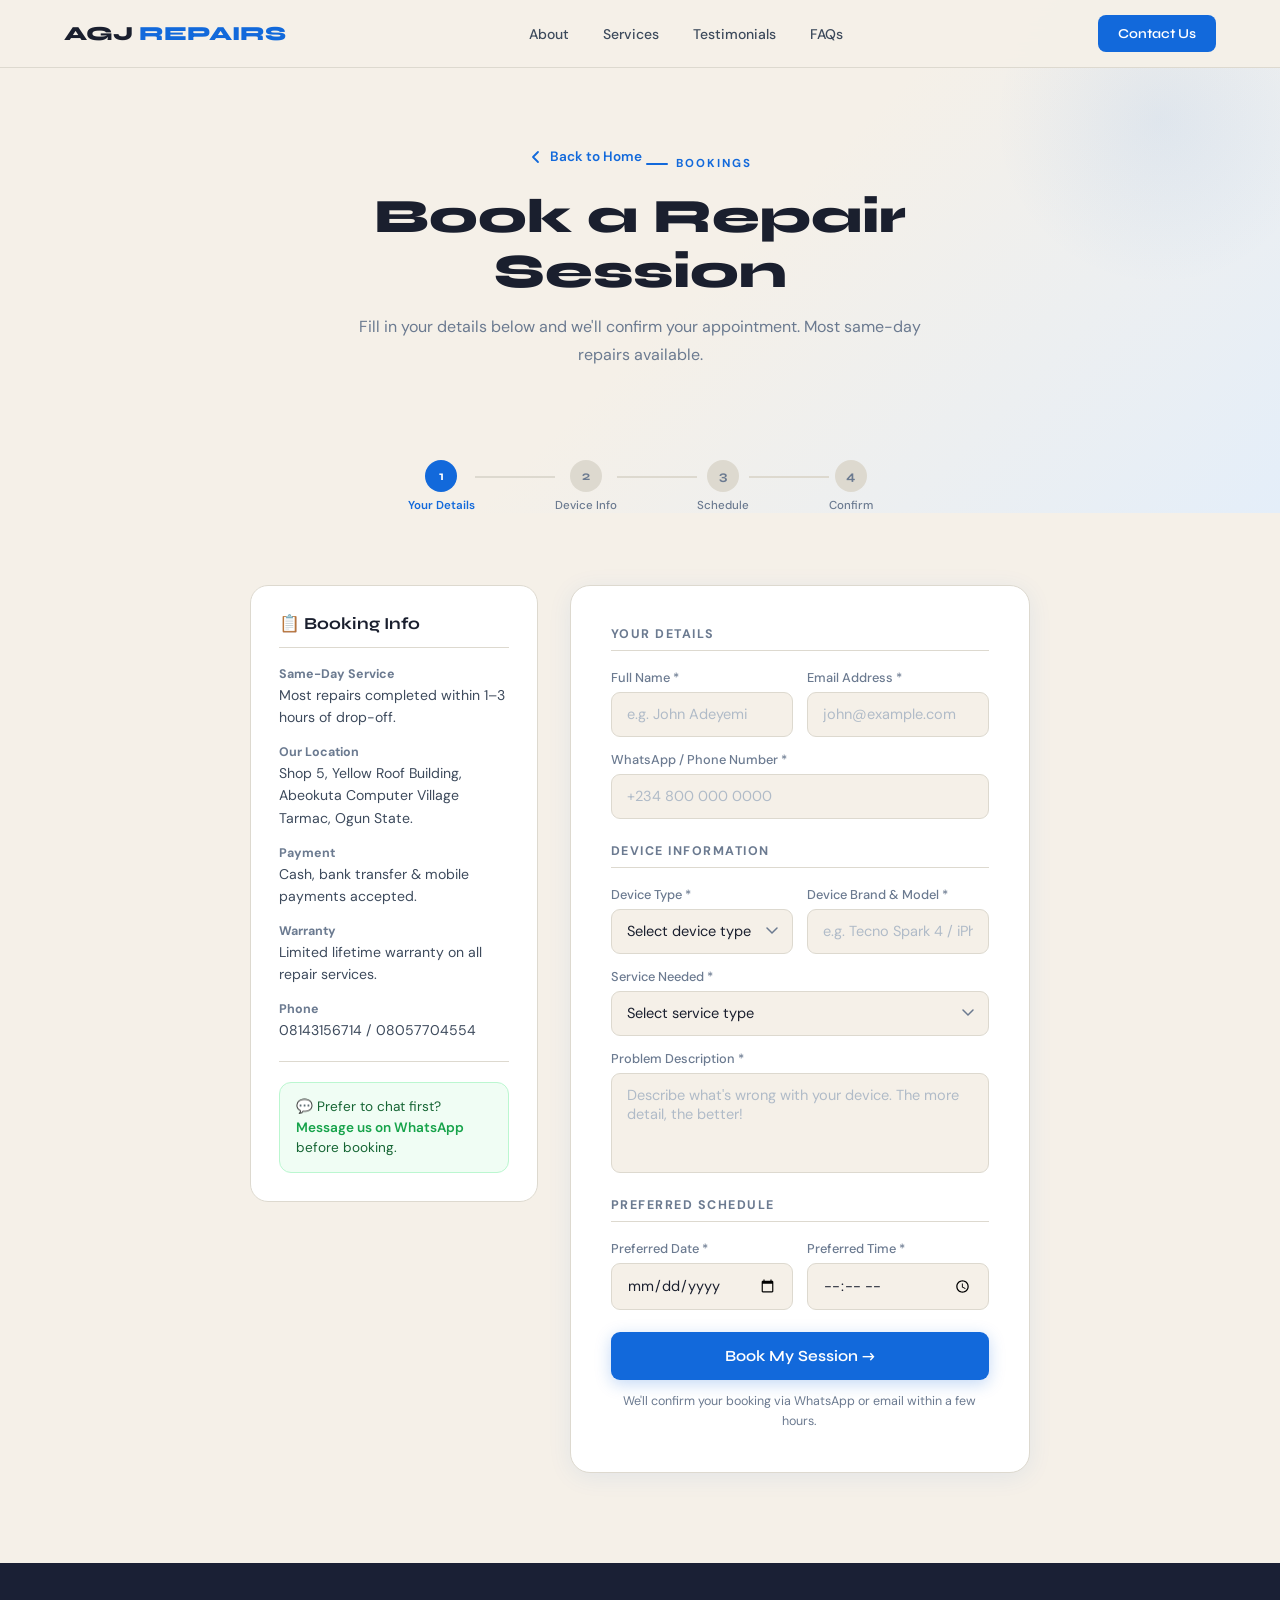
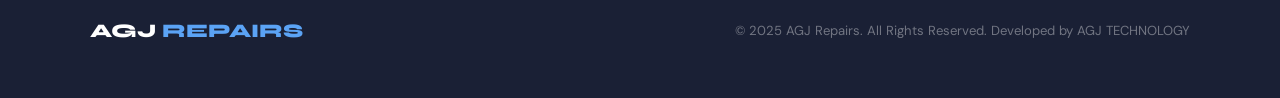
<file: booking.html>
<!DOCTYPE html>
<html lang="en">
<head>
  <meta charset="UTF-8">
  <meta name="viewport" content="width=device-width, initial-scale=1.0">
  <title>AGJ REPAIRS | Book a Service</title>
  <link href="https://fonts.googleapis.com/css2?family=Syne:wght@400;600;700;800&family=DM+Sans:ital,wght@0,300;0,400;0,500;0,600;1,400&display=swap" rel="stylesheet">
  <style>
    :root {
      --bg: #f5f0e8;
      --bg-alt: #edeae1;
      --blue: #1269db;
      --blue-dark: #0d4fa3;
      --blue-mid: #2a7ae4;
      --blue-pale: #e8f0fb;
      --text: #1a1f2e;
      --text-mid: #3d4a5c;
      --text-soft: #6b7a90;
      --white: #ffffff;
      --card-alt: #f9f6ef;
      --border: #ddd9cf;
      --border-blue: rgba(18,105,219,0.18);
      --shadow: 0 4px 24px rgba(18,105,219,0.08);
      --shadow-hover: 0 12px 40px rgba(18,105,219,0.16);
    }

    *, *::before, *::after { margin: 0; padding: 0; box-sizing: border-box; }
    html { scroll-behavior: smooth; }
    body {
      font-family: 'DM Sans', sans-serif;
      background: var(--bg);
      color: var(--text);
      overflow-x: hidden;
      min-height: 100vh;
    }
    a { text-decoration: none; color: inherit; }
    img { max-width: 100%; display: block; }

    h1, h2, h3, h4 { font-family: 'Syne', sans-serif; line-height: 1.15; color: var(--text); }

    /* ── NAV ── */
    nav {
      position: fixed; top: 0; left: 0; right: 0; z-index: 1000;
      height: 68px; padding: 0 clamp(20px, 5vw, 64px);
      display: flex; align-items: center; justify-content: space-between;
      background: rgba(245, 240, 232, 0.93);
      backdrop-filter: blur(18px); -webkit-backdrop-filter: blur(18px);
      border-bottom: 1px solid var(--border);
      transition: box-shadow 0.3s;
    }
    nav.scrolled { box-shadow: 0 2px 20px rgba(18,105,219,0.09); }
    .nav-logo { font-family: 'Syne', sans-serif; font-weight: 800; font-size: 1.25rem; color: var(--text); }
    .nav-logo span { color: var(--blue); }
    .nav-links { display: flex; align-items: center; list-style: none; gap: 4px; }
    .nav-links a {
      padding: 7px 15px; border-radius: 7px; font-size: 0.875rem; font-weight: 500;
      color: var(--text-mid); transition: all 0.2s;
    }
    .nav-links a:hover { color: var(--blue); background: var(--blue-pale); }

    .hamburger {
      display: none; flex-direction: column; gap: 5px;
      cursor: pointer; background: none; border: none; padding: 6px;
    }
    .hamburger span {
      display: block; width: 22px; height: 2px;
      background: var(--text); border-radius: 2px; transition: all 0.3s;
    }
    .hamburger.open span:nth-child(1) { transform: rotate(45deg) translate(5px,5px); }
    .hamburger.open span:nth-child(2) { opacity: 0; }
    .hamburger.open span:nth-child(3) { transform: rotate(-45deg) translate(5px,-5px); }

    .mobile-menu {
      position: fixed; inset: 0; background: rgba(245,240,232,0.98);
      backdrop-filter: blur(20px); z-index: 999;
      display: flex; flex-direction: column; align-items: center; justify-content: center;
      gap: 28px; opacity: 0; pointer-events: none; transition: opacity 0.3s ease;
    }
    .mobile-menu.open { opacity: 1; pointer-events: all; }
    .mobile-menu a {
      font-family: 'Syne', sans-serif; font-size: clamp(1.6rem, 5vw, 2.4rem);
      font-weight: 700; color: var(--text); transition: color 0.2s;
    }
    .mobile-menu a:hover { color: var(--blue); }
    .mob-close {
      position: absolute; top: 22px; right: 24px;
      font-size: 1.6rem; background: none; border: none; cursor: pointer; color: var(--text);
    }

    /* ── PAGE HERO ── */
    .page-hero {
      padding-top: 68px;
      background: linear-gradient(135deg, #f5f0e8 55%, #e4eef9 100%);
      padding-bottom: 0;
      position: relative;
      overflow: hidden;
    }
    .page-hero::before {
      content: '';
      position: absolute; top: -60px; right: -60px;
      width: 360px; height: 360px; border-radius: 50%;
      background: radial-gradient(circle, rgba(18,105,219,0.07) 0%, transparent 65%);
      pointer-events: none;
    }
    .hero-inner {
      max-width: 680px;
      margin: 0 auto;
      padding: clamp(48px, 7vw, 80px) clamp(20px, 5vw, 40px) clamp(40px, 5vw, 64px);
      text-align: center;
      position: relative; z-index: 1;
    }
    .back-link {
      display: inline-flex; align-items: center; gap: 6px;
      color: var(--blue); font-size: 0.85rem; font-weight: 600;
      margin-bottom: 24px; transition: gap 0.2s;
    }
    .back-link:hover { gap: 10px; }
    .back-link svg { transition: transform 0.2s; }
    .back-link:hover svg { transform: translateX(-3px); }

    .label {
      font-size: 0.72rem; font-weight: 700; letter-spacing: 0.18em;
      text-transform: uppercase; color: var(--blue);
      display: inline-flex; align-items: center; gap: 8px; margin-bottom: 14px;
    }
    .label::before { content: ''; display: block; width: 22px; height: 2px; background: var(--blue); border-radius: 2px; }

    .page-hero h1 { font-size: clamp(2rem, 4vw, 3rem); font-weight: 800; margin-bottom: 14px; }
    .page-hero p { color: var(--text-soft); font-size: 1rem; line-height: 1.7; }

    /* ── STEPS BAR ── */
    .steps-bar {
      display: flex; justify-content: center; align-items: center;
      gap: 0; padding: 28px clamp(20px,5vw,40px) 0;
      position: relative; z-index: 1;
    }
    .step {
      display: flex; flex-direction: column; align-items: center; gap: 6px;
    }
    .step-num {
      width: 32px; height: 32px; border-radius: 50%;
      background: var(--border); color: var(--text-soft);
      display: flex; align-items: center; justify-content: center;
      font-family: 'Syne', sans-serif; font-size: 0.82rem; font-weight: 700;
      transition: all 0.3s;
    }
    .step.active .step-num { background: var(--blue); color: #fff; }
    .step.done .step-num { background: #22c55e; color: #fff; }
    .step-label { font-size: 0.72rem; color: var(--text-soft); font-weight: 500; white-space: nowrap; }
    .step.active .step-label { color: var(--blue); font-weight: 600; }
    .step-line {
      flex: 1; height: 2px; background: var(--border);
      max-width: 80px; min-width: 30px; margin-bottom: 18px;
    }
    .step-line.done { background: #22c55e; }

    /* ── FORM SECTION ── */
    .booking-section {
      padding: clamp(40px, 6vw, 72px) clamp(20px, 5vw, 40px) clamp(56px, 7vw, 96px);
    }
    .booking-wrap {
      max-width: 780px; margin: 0 auto;
      display: grid; grid-template-columns: 1fr 1.6fr;
      gap: 32px; align-items: start;
    }

    /* sidebar info */
    .booking-info {
      background: var(--white); border: 1px solid var(--border);
      border-radius: 18px; padding: 28px; position: sticky; top: 88px;
    }
    .booking-info h3 { font-size: 1.05rem; margin-bottom: 18px; padding-bottom: 14px; border-bottom: 1px solid var(--border); }
    .info-item {
      display: flex; align-items: flex-start; gap: 12px; margin-bottom: 16px;
    }
    .info-ico {
      width: 36px; height: 36px; background: var(--blue-pale); border-radius: 9px;
      display: flex; align-items: center; justify-content: center; font-size: 1rem; flex-shrink: 0;
    }
    .info-item strong { font-size: 0.78rem; color: var(--text-soft); display: block; margin-bottom: 2px; }
    .info-item span { font-size: 0.88rem; color: var(--text-mid); line-height: 1.5; }

    .info-divider { height: 1px; background: var(--border); margin: 20px 0; }

    .wa-nudge {
      background: #f0fdf4; border: 1px solid #bbf7d0; border-radius: 12px;
      padding: 14px 16px; display: flex; gap: 10px; align-items: flex-start;
    }
    .wa-nudge span { font-size: 0.85rem; color: #166534; line-height: 1.5; }
    .wa-nudge a { color: #16a34a; font-weight: 600; }

    /* form card */
    .booking-form-card {
      background: var(--white); border: 1px solid var(--border);
      border-radius: 20px; padding: clamp(24px, 4vw, 40px);
      box-shadow: var(--shadow);
    }
    .form-section-title {
      font-size: 0.78rem; font-weight: 700; letter-spacing: 0.12em;
      text-transform: uppercase; color: var(--text-soft);
      margin-bottom: 18px; margin-top: 24px; padding-bottom: 8px;
      border-bottom: 1px solid var(--border);
    }
    .form-section-title:first-child { margin-top: 0; }

    .form-row { display: grid; grid-template-columns: 1fr 1fr; gap: 14px; }
    .form-g { display: flex; flex-direction: column; gap: 6px; margin-bottom: 14px; }
    .form-g label {
      font-size: 0.8rem; color: var(--text-soft); font-weight: 500;
    }
    .form-g input, .form-g select, .form-g textarea {
      background: var(--bg); border: 1.5px solid var(--border); border-radius: 9px;
      padding: 12px 15px; color: var(--text);
      font-family: 'DM Sans', sans-serif; font-size: 0.91rem;
      transition: border-color 0.2s, background 0.2s; outline: none; resize: none;
      width: 100%;
    }
    .form-g input:focus, .form-g select:focus, .form-g textarea:focus {
      border-color: var(--blue); background: var(--white);
    }
    .form-g input::placeholder, .form-g textarea::placeholder { color: #b0bbc8; }
    .form-g textarea { height: 100px; }
    .form-g select { cursor: pointer; appearance: none; -webkit-appearance: none; background-image: url("data:image/svg+xml,%3Csvg xmlns='http://www.w3.org/2000/svg' width='12' height='8' viewBox='0 0 12 8'%3E%3Cpath d='M1 1l5 5 5-5' stroke='%236b7a90' stroke-width='1.5' fill='none' stroke-linecap='round'/%3E%3C/svg%3E"); background-repeat: no-repeat; background-position: right 14px center; padding-right: 36px; }

    .datetime-row { display: grid; grid-template-columns: 1fr 1fr; gap: 14px; }

    /* submit */
    .form-submit-area { margin-top: 8px; }
    .form-btn {
      width: 100%; padding: 15px; background: var(--blue); color: #fff;
      border: none; border-radius: 9px; font-family: 'Syne', sans-serif;
      font-size: 0.97rem; font-weight: 600; cursor: pointer;
      transition: all 0.25s; box-shadow: 0 4px 16px rgba(18,105,219,0.25);
    }
    .form-btn:hover { background: var(--blue-dark); transform: translateY(-2px); }
    .form-btn:disabled { background: #93c5fd; cursor: not-allowed; transform: none; }
    .form-note {
      text-align: center; font-size: 0.78rem; color: var(--text-soft);
      margin-top: 12px; line-height: 1.6;
    }

    /* ── SUCCESS STATE ── */
    .success-card {
      display: none;
      max-width: 480px; margin: 0 auto;
      background: var(--white); border: 1px solid var(--border);
      border-radius: 20px; padding: 48px 40px;
      text-align: center; box-shadow: var(--shadow);
    }
    .success-card.show { display: block; }
    .success-icon {
      width: 64px; height: 64px; border-radius: 50%;
      background: #f0fdf4; border: 2px solid #bbf7d0;
      display: flex; align-items: center; justify-content: center;
      font-size: 1.8rem; margin: 0 auto 20px;
    }
    .success-card h2 { font-size: 1.5rem; margin-bottom: 12px; }
    .success-card p { color: var(--text-soft); font-size: 0.93rem; line-height: 1.7; margin-bottom: 24px; }
    .success-card .btn-back {
      display: inline-flex; align-items: center; gap: 7px;
      padding: 13px 28px; border-radius: 8px;
      font-family: 'Syne', sans-serif; font-size: 0.88rem; font-weight: 600;
      background: var(--blue); color: #fff; border: none; cursor: pointer;
      transition: all 0.25s; box-shadow: 0 4px 16px rgba(18,105,219,0.28);
    }
    .success-card .btn-back:hover { background: var(--blue-dark); }

    /* ── TOAST ── */
    .toast {
      position: fixed; top: 24px; right: 24px; z-index: 9999;
      background: var(--text); color: #fff;
      padding: 14px 22px; border-radius: 10px;
      font-size: 0.88rem; font-weight: 500;
      box-shadow: 0 8px 24px rgba(0,0,0,0.15);
      transform: translateY(-12px); opacity: 0;
      transition: all 0.35s ease; pointer-events: none;
      display: flex; align-items: center; gap: 10px;
    }
    .toast.show { transform: translateY(0); opacity: 1; }
    .toast.success { background: #16a34a; }
    .toast.error { background: #dc2626; }

    /* ── FOOTER ── */
    footer {
      background: #1a2035; color: rgba(255,255,255,0.72);
      padding: clamp(32px, 5vw, 56px) clamp(20px, 7vw, 96px);
      display: flex; align-items: center; justify-content: space-between;
      flex-wrap: wrap; gap: 16px;
    }
    .f-brand-name { font-family: 'Syne', sans-serif; font-size: 1.2rem; font-weight: 800; color: #fff; }
    .f-brand-name span { color: #5ba3f5; }
    footer p { font-size: 0.82rem; color: rgba(255,255,255,0.38); }

    /* ── RESPONSIVE ── */
    @media (max-width: 740px) {
      .booking-wrap { grid-template-columns: 1fr; }
      .booking-info { position: static; }
      .form-row { grid-template-columns: 1fr; }
      .datetime-row { grid-template-columns: 1fr; }
      .nav-links, .nav-btn { display: none; }
      .hamburger { display: flex; }
      .steps-bar { gap: 0; }
      .step-line { max-width: 40px; min-width: 20px; }
    }
    @media (max-width: 480px) {
      .booking-form-card { padding: 20px; }
      .step-label { font-size: 0.65rem; }
    }
  </style>
</head>
<body>

  <!-- NAV -->
  <nav id="navbar">
    <a href="index.html" class="nav-logo">AGJ <span>REPAIRS</span></a>
    <ul class="nav-links">
      <li><a href="index.html#about">About</a></li>
      <li><a href="index.html#our-services">Services</a></li>
      <li><a href="index.html#customer-review">Testimonials</a></li>
      <li><a href="index.html#faq-section">FAQs</a></li>
    </ul>
    <a href="index.html#contact-us" class="btn-blue nav-btn" style="display:inline-flex;align-items:center;gap:7px;padding:10px 20px;border-radius:8px;font-family:'Syne',sans-serif;font-size:0.85rem;font-weight:600;background:var(--blue);color:#fff;border:none;cursor:pointer;margin-left:12px;text-decoration:none;">Contact Us</a>
    <button class="hamburger" id="hamburger" aria-label="Open menu">
      <span></span><span></span><span></span>
    </button>
  </nav>

  <!-- MOBILE MENU -->
  <div class="mobile-menu" id="mobileMenu">
    <button class="mob-close" id="mobClose">✕</button>
    <a href="index.html#about" class="mob-l">About</a>
    <a href="index.html#our-services" class="mob-l">Services</a>
    <a href="index.html#customer-review" class="mob-l">Testimonials</a>
    <a href="index.html#faq-section" class="mob-l">FAQs</a>
    <a href="index.html#contact-us" class="mob-l">Contact Us</a>
  </div>

  <!-- PAGE HERO -->
  <div class="page-hero">
    <div class="hero-inner">
      <a href="index.html" class="back-link">
        <svg width="16" height="16" viewBox="0 0 16 16" fill="none"><path d="M10 3L5 8l5 5" stroke="currentColor" stroke-width="1.8" stroke-linecap="round" stroke-linejoin="round"/></svg>
        Back to Home
      </a>
      <span class="label">Bookings</span>
      <h1>Book a Repair Session</h1>
      <p>Fill in your details below and we'll confirm your appointment. Most same-day repairs available.</p>
    </div>

    <!-- Progress Steps -->
    <div class="steps-bar">
      <div class="step active" id="step1">
        <div class="step-num">1</div>
        <div class="step-label">Your Details</div>
      </div>
      <div class="step-line" id="line1"></div>
      <div class="step" id="step2">
        <div class="step-num">2</div>
        <div class="step-label">Device Info</div>
      </div>
      <div class="step-line" id="line2"></div>
      <div class="step" id="step3">
        <div class="step-num">3</div>
        <div class="step-label">Schedule</div>
      </div>
      <div class="step-line" id="line3"></div>
      <div class="step" id="step4">
        <div class="step-num">4</div>
        <div class="step-label">Confirm</div>
      </div>
    </div>
  </div>

  <!-- BOOKING SECTION -->
  <section class="booking-section">
    <div class="booking-wrap" id="bookingWrap">

      <!-- Sidebar Info -->
      <aside class="booking-info">
        <h3>📋 Booking Info</h3>
        <div class="info-item">
          
          <div><strong>Same-Day Service</strong><span>Most repairs completed within 1–3 hours of drop-off.</span></div>
        </div>
        <div class="info-item">
          
          <div><strong>Our Location</strong><span>Shop 5, Yellow Roof Building, Abeokuta Computer Village Tarmac, Ogun State.</span></div>
        </div>
        <div class="info-item">
          
          <div><strong>Payment</strong><span>Cash, bank transfer & mobile payments accepted.</span></div>
        </div>
        <div class="info-item">
          
          <div><strong>Warranty</strong><span>Limited lifetime warranty on all repair services.</span></div>
        </div>
        <div class="info-item">
          
          <div><strong>Phone</strong><span>08143156714 / 08057704554</span></div>
        </div>
        <div class="info-divider"></div>
        <div class="wa-nudge">
          <span>💬 Prefer to chat first? <a href="https://wa.me/+2349040127973" target="_blank">Message us on WhatsApp</a> before booking.</span>
        </div>
      </aside>

      <!-- Booking Form -->
      <div class="booking-form-card" id="formCard">
        <form id="bookingForm" action="https://formspree.io/f/xzzklqok" method="POST">

          <div class="form-section-title">Your Details</div>
          <div class="form-row">
            <div class="form-g">
              <label for="fname">Full Name *</label>
              <input type="text" id="fname" name="name" placeholder="e.g. John Adeyemi" required>
            </div>
            <div class="form-g">
              <label for="femail">Email Address *</label>
              <input type="email" id="femail" name="email" placeholder="john@example.com" required>
            </div>
          </div>
          <div class="form-g">
            <label for="fphone">WhatsApp / Phone Number *</label>
            <input type="tel" id="fphone" name="phone" placeholder="+234 800 000 0000" required>
          </div>

          <div class="form-section-title">Device Information</div>
          <div class="form-row">
            <div class="form-g">
              <label for="fdevice">Device Type *</label>
              <select id="fdevice" name="device_type" required>
                <option value="" disabled selected>Select device type</option>
                <option value="Smartphone">Smartphone</option>
                <option value="Tablet">Tablet</option>
                <option value="Laptop">Laptop</option>
                <option value="Desktop">Desktop / Computer</option>
                <option value="Other">Other</option>
              </select>
            </div>
            <div class="form-g">
              <label for="fmodel">Device Brand &amp; Model *</label>
              <input type="text" id="fmodel" name="device_model" placeholder="e.g. Tecno Spark 4 / iPhone 13" required>
            </div>
          </div>
          <div class="form-g">
            <label for="fservice">Service Needed *</label>
            <select id="fservice" name="service_type" required>
              <option value="" disabled selected>Select service type</option>
              <option value="Screen Replacement">Screen Replacement</option>
              <option value="Battery Replacement">Battery Replacement</option>
              <option value="Charging Port Repair">Charging Port Repair</option>
              <option value="Camera Repair">Camera Repair</option>
              <option value="Software / Flashing">Software / Flashing</option>
              <option value="Data Backup & Recovery">Data Backup &amp; Recovery</option>
              <option value="Laptop Repair">Laptop Repair</option>
              <option value="Computer Maintenance">Computer Maintenance</option>
              <option value="Diagnostics">Diagnostics (Not sure)</option>
              <option value="Other">Other</option>
            </select>
          </div>
          <div class="form-g">
            <label for="fproblem">Problem Description *</label>
            <textarea id="fproblem" name="problem_description" placeholder="Describe what's wrong with your device. The more detail, the better!" required></textarea>
          </div>

          <div class="form-section-title">Preferred Schedule</div>
          <div class="datetime-row">
            <div class="form-g">
              <label for="fdate">Preferred Date *</label>
              <input type="date" id="fdate" name="preferred_date" required>
            </div>
            <div class="form-g">
              <label for="ftime">Preferred Time *</label>
              <input type="time" id="ftime" name="preferred_time" required>
            </div>
          </div>

          <div class="form-submit-area">
            <button type="submit" class="form-btn" id="submitBtn">Book My Session →</button>
            <p class="form-note">We'll confirm your booking via WhatsApp or email within a few hours.</p>
          </div>
        </form>
      </div>

    </div>

    <!-- Success Card -->
    <div class="success-card" id="successCard">
      <div class="success-icon">✅</div>
      <h2>You're Booked!</h2>
      <p>Your repair session has been successfully submitted. We'll reach out to confirm your appointment via WhatsApp or email shortly.</p>
      <a href="index.html" class="btn-back" style="display:inline-flex;align-items:center;gap:7px;padding:13px 28px;border-radius:8px;font-family:'Syne',sans-serif;font-size:0.88rem;font-weight:600;background:var(--blue);color:#fff;text-decoration:none;box-shadow:0 4px 16px rgba(18,105,219,0.28);">← Back to Home</a>
    </div>
  </section>

  <!-- TOAST -->
  <div class="toast" id="toast"></div>

  <!-- FOOTER -->
  <footer>
    <div class="f-brand-name">AGJ <span>REPAIRS</span></div>
    <p>© 2025 AGJ Repairs. All Rights Reserved. Developed by AGJ TECHNOLOGY</p>
  </footer>

  <script>
    // Nav scroll
    const nav = document.getElementById('navbar');
    window.addEventListener('scroll', () => nav.classList.toggle('scrolled', window.scrollY > 40));

    // Hamburger
    const ham = document.getElementById('hamburger');
    const mob = document.getElementById('mobileMenu');
    const cls = document.getElementById('mobClose');
    const closeMob = () => { ham.classList.remove('open'); mob.classList.remove('open'); document.body.style.overflow = ''; };
    ham.addEventListener('click', () => {
      ham.classList.toggle('open'); mob.classList.toggle('open');
      document.body.style.overflow = mob.classList.contains('open') ? 'hidden' : '';
    });
    cls.addEventListener('click', closeMob);
    document.querySelectorAll('.mob-l').forEach(l => l.addEventListener('click', closeMob));

    // Set min date to today
    const dateInput = document.getElementById('fdate');
    const today = new Date().toISOString().split('T')[0];
    dateInput.min = today;

    // Toast helper
    function showToast(msg, type = '') {
      const t = document.getElementById('toast');
      t.textContent = msg;
      t.className = 'toast ' + type;
      t.classList.add('show');
      setTimeout(() => t.classList.remove('show'), 3500);
    }

    // Step progress tracker
    const fields = [
      ['fname', 'femail', 'fphone'],       // step 1
      ['fdevice', 'fmodel', 'fservice', 'fproblem'], // step 2
      ['fdate', 'ftime']                    // step 3
    ];

    function updateSteps() {
      const steps = [
        document.getElementById('step1'),
        document.getElementById('step2'),
        document.getElementById('step3'),
        document.getElementById('step4'),
      ];
      const lines = [
        document.getElementById('line1'),
        document.getElementById('line2'),
        document.getElementById('line3'),
      ];

      fields.forEach((group, i) => {
        const allFilled = group.every(id => {
          const el = document.getElementById(id);
          return el && el.value.trim() !== '';
        });
        if (allFilled) {
          steps[i].classList.add('done');
          steps[i].classList.remove('active');
          steps[i].querySelector('.step-num').textContent = '✓';
          if (lines[i]) lines[i].classList.add('done');
          // Activate next step
          if (steps[i + 1]) steps[i + 1].classList.add('active');
        } else {
          steps[i].classList.remove('done');
          if (!steps[i].classList.contains('done')) {
            steps[i].querySelector('.step-num').textContent = i + 1;
          }
        }
      });
    }

    document.querySelectorAll('.booking-form-card input, .booking-form-card select, .booking-form-card textarea')
      .forEach(el => el.addEventListener('input', updateSteps));
    document.querySelectorAll('.booking-form-card select')
      .forEach(el => el.addEventListener('change', updateSteps));

    // Form submit
    const form = document.getElementById('bookingForm');
    const btn  = document.getElementById('submitBtn');

    form.addEventListener('submit', async (e) => {
      e.preventDefault();
      btn.disabled = true;
      btn.textContent = 'Submitting…';

      try {
        const res = await fetch(form.action, {
          method: 'POST',
          body: new FormData(form),
          headers: { 'Accept': 'application/json' }
        });

        if (res.ok) {
          // Show success card, hide form
          document.getElementById('bookingWrap').style.display = 'none';
          document.getElementById('successCard').classList.add('show');
          // Mark step 4 done
          const s4 = document.getElementById('step4');
          s4.classList.add('done'); s4.classList.remove('active');
          s4.querySelector('.step-num').textContent = '✓';
          document.getElementById('line3').classList.add('done');
          window.scrollTo({ top: 0, behavior: 'smooth' });
        } else {
          showToast('Something went wrong. Please try again or WhatsApp us.', 'error');
          btn.disabled = false;
          btn.textContent = 'Book My Session →';
        }
      } catch {
        showToast('Network error. Please check your connection.', 'error');
        btn.disabled = false;
        btn.textContent = 'Book My Session →';
      }
    });
  </script>
</body>
</html>
</file>
